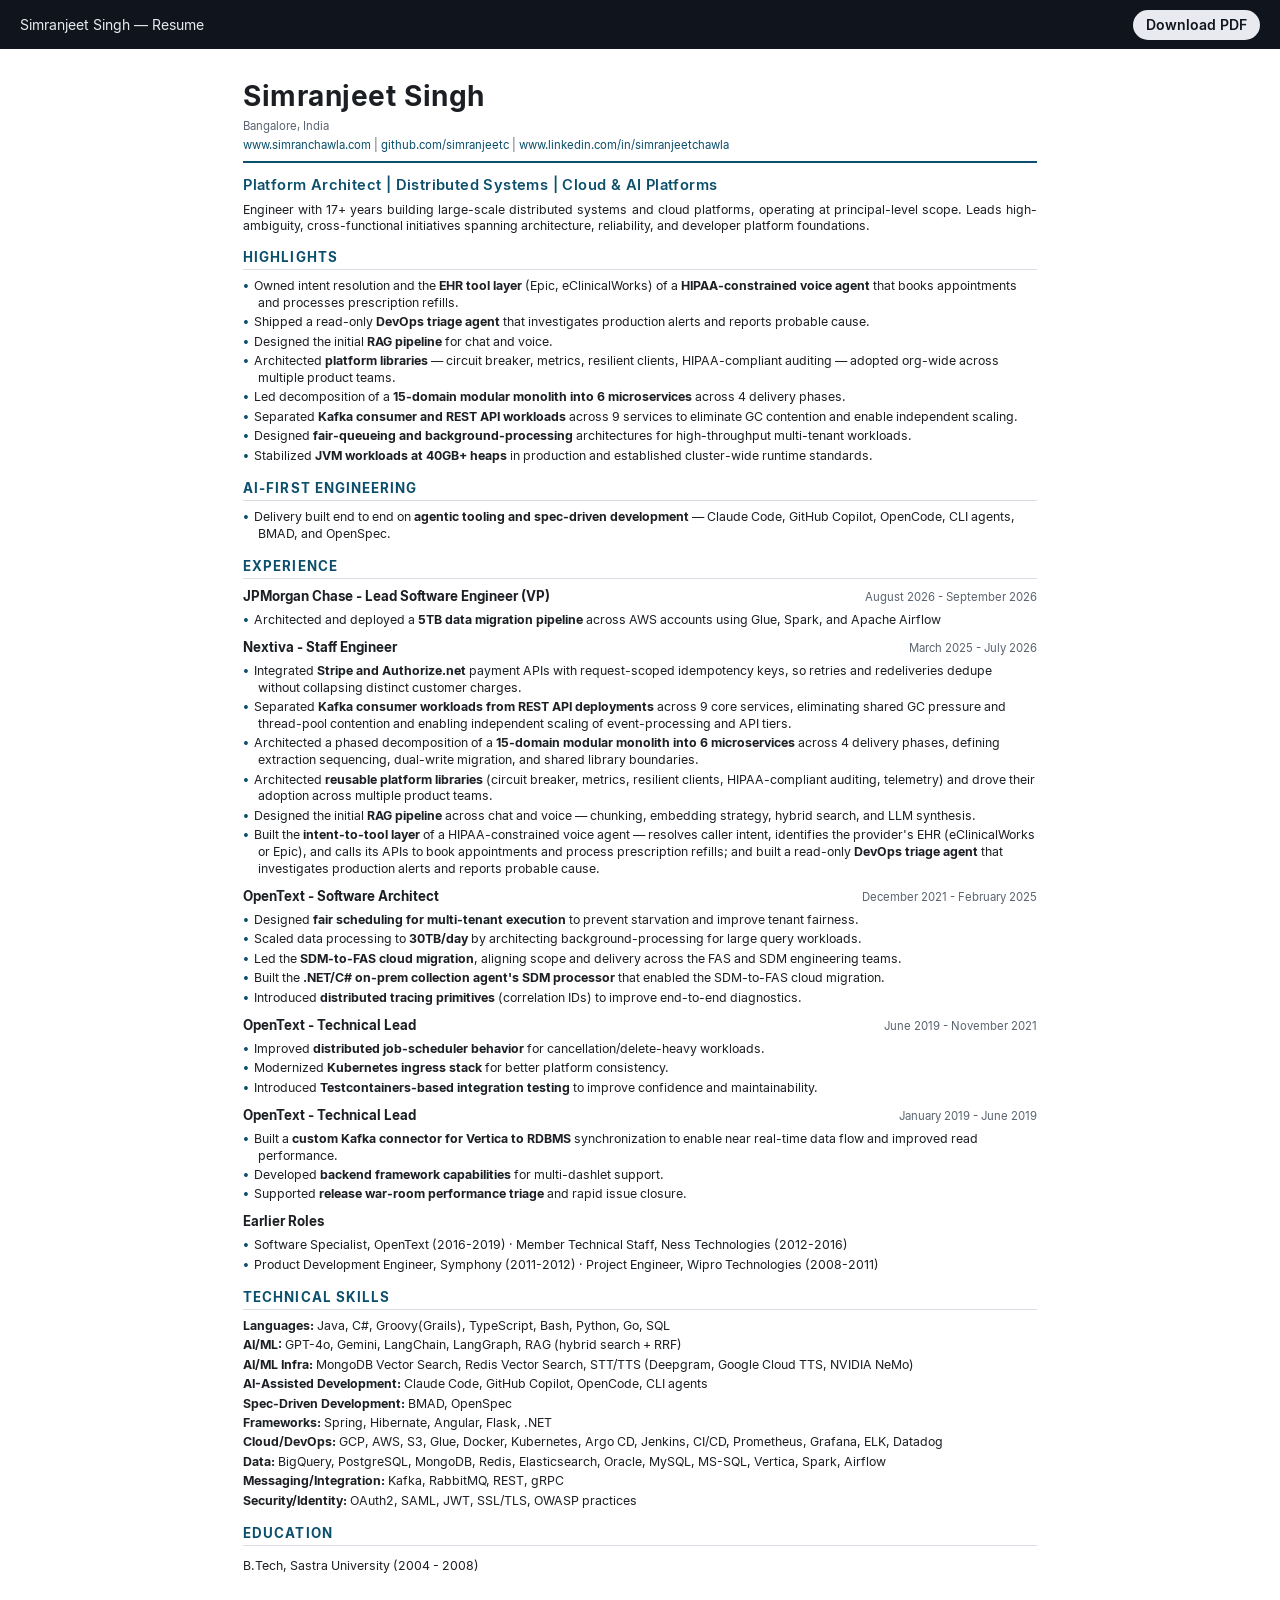
<file: index.html>
<!doctype html>
<html lang="en">
<head>
<meta charset="utf-8">
<title>Simranjeet Singh — Resume</title>
<link rel="stylesheet" href="styles/resume.css">
<style>
  @page { margin: 20mm 22mm 18mm 22mm; }
  body { font-size: 9.25pt; line-height: 1.36; }
  @media screen {
    :root { --gutter: max(24px, calc((100vw - 210mm) / 2)); }
    body { padding: 32px var(--gutter) 48px; overflow-x: clip; }
    .site-bar { margin: -32px calc(-1 * var(--gutter)) 28px; }
  }
</style>
<style>
  body { margin: 0; }
  .site-bar {
    display: flex; align-items: center; justify-content: space-between;
    gap: 1rem; padding: 0.6rem 1.25rem;
    background: #10141c; color: #e8eaf0;
    font-family: Inter, system-ui, -apple-system, sans-serif; font-size: 14px;
  }
  .site-bar .dl {
    color: #10141c; background: #e8eaf0; text-decoration: none;
    padding: 0.35rem 0.8rem; border-radius: 999px; font-weight: 600;
  }
  .site-bar .dl:hover { background: #fff; }
  @media print { .site-bar { display: none; } }
</style>
</head>
<body>
<div class="site-bar">
  <span>Simranjeet Singh &mdash; Resume</span>
  <a class="dl" href="resume.pdf" download>Download PDF</a>
</div>
<header class="resume-header">
  <p class="name">Simranjeet Singh</p>
  <p class="contact">Bangalore, India</p>
  <p class="links"><a href="https://www.simranchawla.com">www.simranchawla.com</a> | <a href="https://github.com/simranjeetc">github.com/simranjeetc</a> | <a href="https://www.linkedin.com/in/simranjeetchawla">www.linkedin.com/in/simranjeetchawla</a></p>
</header>
<p class="tagline">Platform Architect | Distributed Systems | Cloud &amp; AI Platforms</p>
<p class="summary">Engineer with 17+ years building large-scale distributed systems and cloud platforms, operating at principal-level scope. Leads high-ambiguity, cross-functional initiatives spanning architecture, reliability, and developer platform foundations.</p>
<h2>Highlights</h2><ul>  <li>Owned intent resolution and the <strong>EHR tool layer</strong> (Epic, eClinicalWorks) of a <strong>HIPAA-constrained voice agent</strong> that books appointments and processes prescription refills.</li>  <li>Shipped a read-only <strong>DevOps triage agent</strong> that investigates production alerts and reports probable cause.</li>  <li>Designed the initial <strong>RAG pipeline</strong> for chat and voice.</li>  <li>Architected <strong>platform libraries</strong> — circuit breaker, metrics, resilient clients, HIPAA-compliant auditing — adopted org-wide across multiple product teams.</li>  <li>Led decomposition of a <strong>15-domain modular monolith into 6 microservices</strong> across 4 delivery phases.</li>  <li>Separated <strong>Kafka consumer and REST API workloads</strong> across 9 services to eliminate GC contention and enable independent scaling.</li>  <li>Designed <strong>fair-queueing and background-processing</strong> architectures for high-throughput multi-tenant workloads.</li>  <li>Stabilized <strong>JVM workloads at 40GB+ heaps</strong> in production and established cluster-wide runtime standards.</li></ul><h2>AI-First Engineering</h2><ul>  <li>Delivery built end to end on <strong>agentic tooling and spec-driven development</strong> — Claude Code, GitHub Copilot, OpenCode, CLI agents, BMAD, and OpenSpec.</li></ul><h2>Experience</h2><div class="entry"><div class="entry-head"><p class="entry-title">JPMorgan Chase - Lead Software Engineer (VP)</p><p class="entry-meta">August 2026 - September 2026</p></div><ul>  <li>Architected and deployed a <strong>5TB data migration pipeline</strong> across AWS accounts using Glue, Spark, and Apache Airflow</li></ul></div><div class="entry"><div class="entry-head"><p class="entry-title">Nextiva - Staff Engineer</p><p class="entry-meta">March 2025 - July 2026</p></div><ul>  <li>Integrated <strong>Stripe and Authorize.net</strong> payment APIs with request-scoped idempotency keys, so retries and redeliveries dedupe without collapsing distinct customer charges.</li>  <li>Separated <strong>Kafka consumer workloads from REST API deployments</strong> across 9 core services, eliminating shared GC pressure and thread-pool contention and enabling independent scaling of event-processing and API tiers.</li>  <li>Architected a phased decomposition of a <strong>15-domain modular monolith into 6 microservices</strong> across 4 delivery phases, defining extraction sequencing, dual-write migration, and shared library boundaries.</li>  <li>Architected <strong>reusable platform libraries</strong> (circuit breaker, metrics, resilient clients, HIPAA-compliant auditing, telemetry) and drove their adoption across multiple product teams.</li>  <li>Designed the initial <strong>RAG pipeline</strong> across chat and voice — chunking, embedding strategy, hybrid search, and LLM synthesis.</li>  <li>Built the <strong>intent-to-tool layer</strong> of a HIPAA-constrained voice agent — resolves caller intent, identifies the provider's EHR (eClinicalWorks or Epic), and calls its APIs to book appointments and process prescription refills; and built a read-only <strong>DevOps triage agent</strong> that investigates production alerts and reports probable cause.</li></ul></div><div class="entry"><div class="entry-head"><p class="entry-title">OpenText - Software Architect</p><p class="entry-meta">December 2021 - February 2025</p></div><ul>  <li>Designed <strong>fair scheduling for multi-tenant execution</strong> to prevent starvation and improve tenant fairness.</li>  <li>Scaled data processing to <strong>30TB/day</strong> by architecting background-processing for large query workloads.</li>  <li>Led the <strong>SDM-to-FAS cloud migration</strong>, aligning scope and delivery across the FAS and SDM engineering teams.</li>  <li>Built the <strong>.NET/C# on-prem collection agent's SDM processor</strong> that enabled the SDM-to-FAS cloud migration.</li>  <li>Introduced <strong>distributed tracing primitives</strong> (correlation IDs) to improve end-to-end diagnostics.</li></ul></div><div class="entry"><div class="entry-head"><p class="entry-title">OpenText - Technical Lead</p><p class="entry-meta">June 2019 - November 2021</p></div><ul>  <li>Improved <strong>distributed job-scheduler behavior</strong> for cancellation/delete-heavy workloads.</li>  <li>Modernized <strong>Kubernetes ingress stack</strong> for better platform consistency.</li>  <li>Introduced <strong>Testcontainers-based integration testing</strong> to improve confidence and maintainability.</li></ul></div><div class="entry"><div class="entry-head"><p class="entry-title">OpenText - Technical Lead</p><p class="entry-meta">January 2019 - June 2019</p></div><ul>  <li>Built a <strong>custom Kafka connector for Vertica to RDBMS</strong> synchronization to enable near real-time data flow and improved read performance.</li>  <li>Developed <strong>backend framework capabilities</strong> for multi-dashlet support.</li>  <li>Supported <strong>release war-room performance triage</strong> and rapid issue closure.</li></ul></div><div class="entry"><div class="entry-head"><p class="entry-title">Earlier Roles</p></div><ul>  <li>Software Specialist, OpenText (2016-2019) · Member Technical Staff, Ness Technologies (2012-2016)</li>  <li>Product Development Engineer, Symphony (2011-2012) · Project Engineer, Wipro Technologies (2008-2011)</li></ul></div><h2>Technical Skills</h2><p class="skill"><strong>Languages:</strong> Java, C#, Groovy(Grails), TypeScript, Bash, Python, Go, SQL</p><p class="skill"><strong>AI/ML:</strong> GPT-4o, Gemini, LangChain, LangGraph, RAG (hybrid search + RRF)</p><p class="skill"><strong>AI/ML Infra:</strong> MongoDB Vector Search, Redis Vector Search, STT/TTS (Deepgram, Google Cloud TTS, NVIDIA NeMo)</p><p class="skill"><strong>AI-Assisted Development:</strong> Claude Code, GitHub Copilot, OpenCode, CLI agents</p><p class="skill"><strong>Spec-Driven Development:</strong> BMAD, OpenSpec</p><p class="skill"><strong>Frameworks:</strong> Spring, Hibernate, Angular, Flask, .NET</p><p class="skill"><strong>Cloud/DevOps:</strong> GCP, AWS, S3, Glue, Docker, Kubernetes, Argo CD, Jenkins, CI/CD, Prometheus, Grafana, ELK, Datadog</p><p class="skill"><strong>Data:</strong> BigQuery, PostgreSQL, MongoDB, Redis, Elasticsearch, Oracle, MySQL, MS-SQL, Vertica, Spark, Airflow</p><p class="skill"><strong>Messaging/Integration:</strong> Kafka, RabbitMQ, REST, gRPC</p><p class="skill"><strong>Security/Identity:</strong> OAuth2, SAML, JWT, SSL/TLS, OWASP practices</p><h2>Education</h2><p>B.Tech, Sastra University (2004 - 2008)</p>
</body>
</html>
</file>
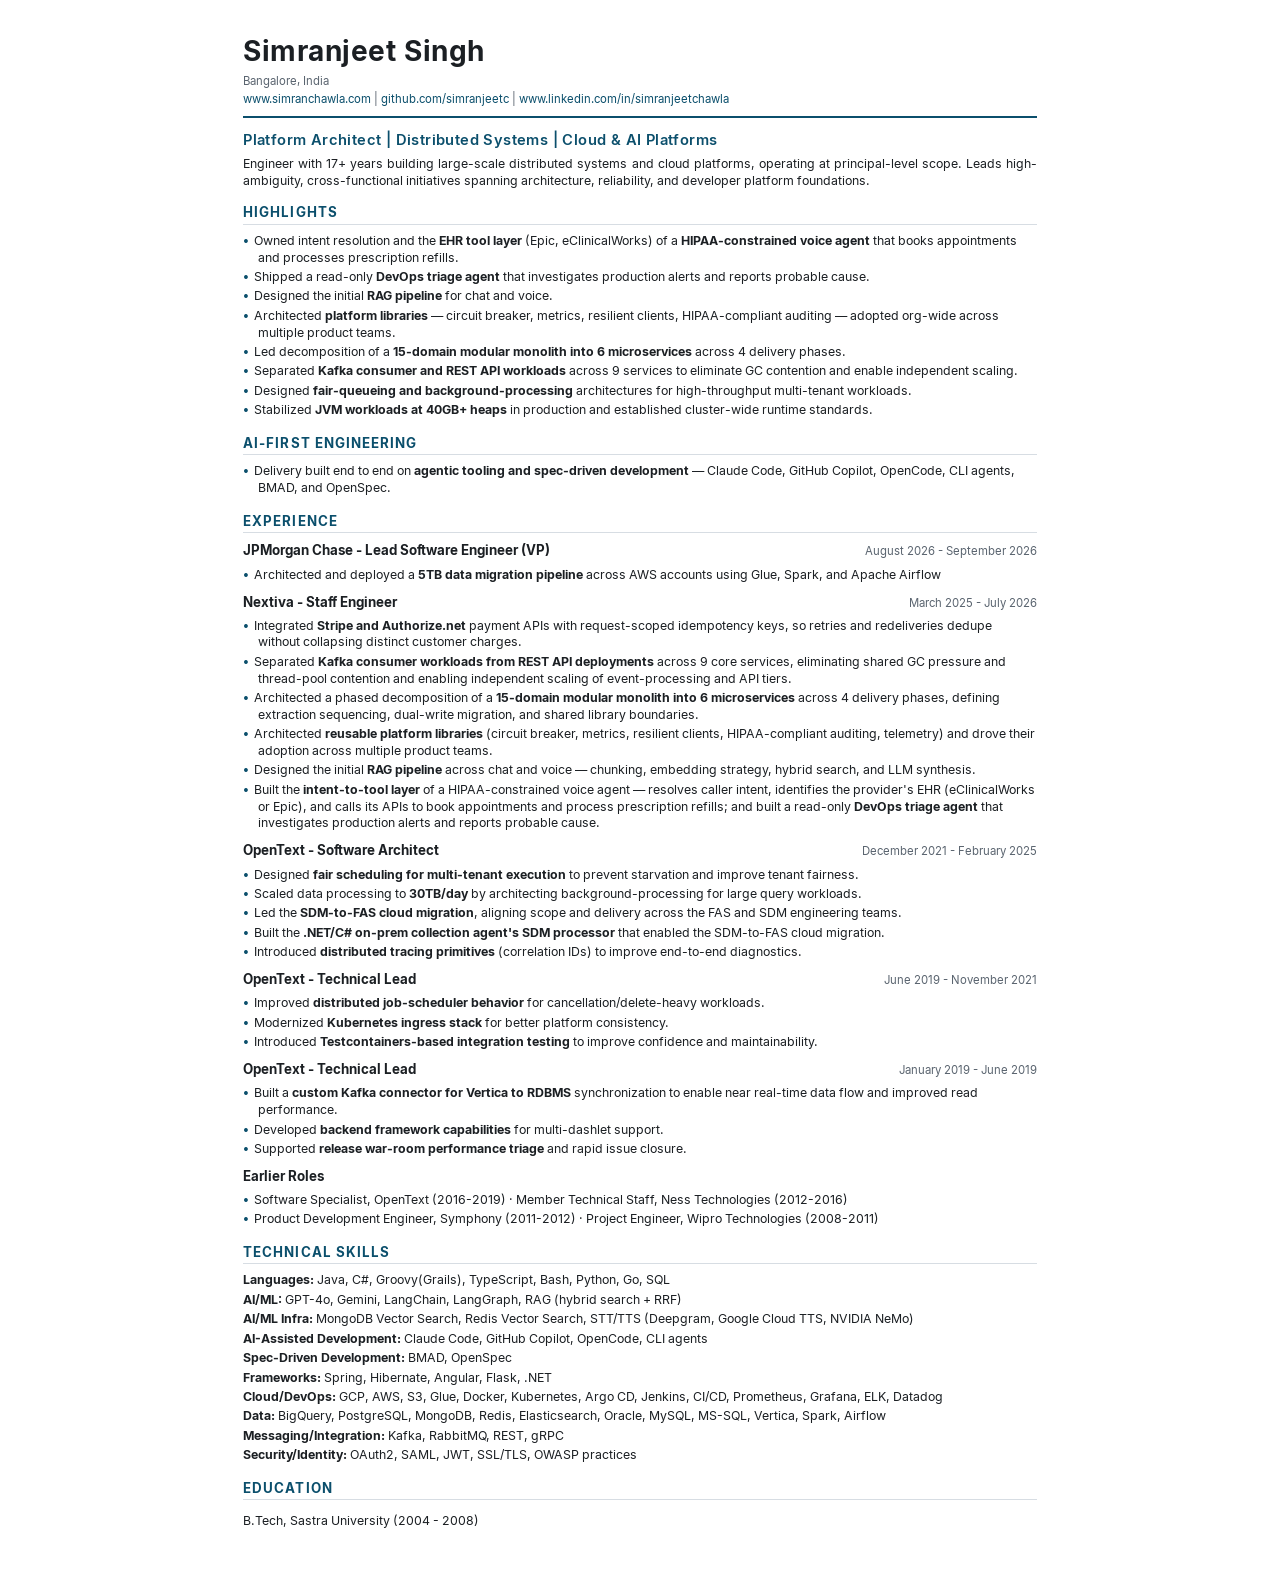
<file: resume.html>
<!doctype html>
<html lang="en">
<head>
<meta charset="utf-8">
<title>Simranjeet Singh — Resume</title>
<link rel="stylesheet" href="styles/resume.css">
<style>
  @page { margin: 20mm 22mm 18mm 22mm; }
  body { font-size: 9.25pt; line-height: 1.36; }
  @media screen {
    :root { --gutter: max(24px, calc((100vw - 210mm) / 2)); }
    body { padding: 32px var(--gutter) 48px; overflow-x: clip; }
    .site-bar { margin: -32px calc(-1 * var(--gutter)) 28px; }
  }
</style>
</head>
<body>
<header class="resume-header">
  <p class="name">Simranjeet Singh</p>
  <p class="contact">Bangalore, India</p>
  <p class="links"><a href="https://www.simranchawla.com">www.simranchawla.com</a> | <a href="https://github.com/simranjeetc">github.com/simranjeetc</a> | <a href="https://www.linkedin.com/in/simranjeetchawla">www.linkedin.com/in/simranjeetchawla</a></p>
</header>
<p class="tagline">Platform Architect | Distributed Systems | Cloud &amp; AI Platforms</p>
<p class="summary">Engineer with 17+ years building large-scale distributed systems and cloud platforms, operating at principal-level scope. Leads high-ambiguity, cross-functional initiatives spanning architecture, reliability, and developer platform foundations.</p>
<h2>Highlights</h2><ul>  <li>Owned intent resolution and the <strong>EHR tool layer</strong> (Epic, eClinicalWorks) of a <strong>HIPAA-constrained voice agent</strong> that books appointments and processes prescription refills.</li>  <li>Shipped a read-only <strong>DevOps triage agent</strong> that investigates production alerts and reports probable cause.</li>  <li>Designed the initial <strong>RAG pipeline</strong> for chat and voice.</li>  <li>Architected <strong>platform libraries</strong> — circuit breaker, metrics, resilient clients, HIPAA-compliant auditing — adopted org-wide across multiple product teams.</li>  <li>Led decomposition of a <strong>15-domain modular monolith into 6 microservices</strong> across 4 delivery phases.</li>  <li>Separated <strong>Kafka consumer and REST API workloads</strong> across 9 services to eliminate GC contention and enable independent scaling.</li>  <li>Designed <strong>fair-queueing and background-processing</strong> architectures for high-throughput multi-tenant workloads.</li>  <li>Stabilized <strong>JVM workloads at 40GB+ heaps</strong> in production and established cluster-wide runtime standards.</li></ul><h2>AI-First Engineering</h2><ul>  <li>Delivery built end to end on <strong>agentic tooling and spec-driven development</strong> — Claude Code, GitHub Copilot, OpenCode, CLI agents, BMAD, and OpenSpec.</li></ul><h2>Experience</h2><div class="entry"><div class="entry-head"><p class="entry-title">JPMorgan Chase - Lead Software Engineer (VP)</p><p class="entry-meta">August 2026 - September 2026</p></div><ul>  <li>Architected and deployed a <strong>5TB data migration pipeline</strong> across AWS accounts using Glue, Spark, and Apache Airflow</li></ul></div><div class="entry"><div class="entry-head"><p class="entry-title">Nextiva - Staff Engineer</p><p class="entry-meta">March 2025 - July 2026</p></div><ul>  <li>Integrated <strong>Stripe and Authorize.net</strong> payment APIs with request-scoped idempotency keys, so retries and redeliveries dedupe without collapsing distinct customer charges.</li>  <li>Separated <strong>Kafka consumer workloads from REST API deployments</strong> across 9 core services, eliminating shared GC pressure and thread-pool contention and enabling independent scaling of event-processing and API tiers.</li>  <li>Architected a phased decomposition of a <strong>15-domain modular monolith into 6 microservices</strong> across 4 delivery phases, defining extraction sequencing, dual-write migration, and shared library boundaries.</li>  <li>Architected <strong>reusable platform libraries</strong> (circuit breaker, metrics, resilient clients, HIPAA-compliant auditing, telemetry) and drove their adoption across multiple product teams.</li>  <li>Designed the initial <strong>RAG pipeline</strong> across chat and voice — chunking, embedding strategy, hybrid search, and LLM synthesis.</li>  <li>Built the <strong>intent-to-tool layer</strong> of a HIPAA-constrained voice agent — resolves caller intent, identifies the provider's EHR (eClinicalWorks or Epic), and calls its APIs to book appointments and process prescription refills; and built a read-only <strong>DevOps triage agent</strong> that investigates production alerts and reports probable cause.</li></ul></div><div class="entry"><div class="entry-head"><p class="entry-title">OpenText - Software Architect</p><p class="entry-meta">December 2021 - February 2025</p></div><ul>  <li>Designed <strong>fair scheduling for multi-tenant execution</strong> to prevent starvation and improve tenant fairness.</li>  <li>Scaled data processing to <strong>30TB/day</strong> by architecting background-processing for large query workloads.</li>  <li>Led the <strong>SDM-to-FAS cloud migration</strong>, aligning scope and delivery across the FAS and SDM engineering teams.</li>  <li>Built the <strong>.NET/C# on-prem collection agent's SDM processor</strong> that enabled the SDM-to-FAS cloud migration.</li>  <li>Introduced <strong>distributed tracing primitives</strong> (correlation IDs) to improve end-to-end diagnostics.</li></ul></div><div class="entry"><div class="entry-head"><p class="entry-title">OpenText - Technical Lead</p><p class="entry-meta">June 2019 - November 2021</p></div><ul>  <li>Improved <strong>distributed job-scheduler behavior</strong> for cancellation/delete-heavy workloads.</li>  <li>Modernized <strong>Kubernetes ingress stack</strong> for better platform consistency.</li>  <li>Introduced <strong>Testcontainers-based integration testing</strong> to improve confidence and maintainability.</li></ul></div><div class="entry"><div class="entry-head"><p class="entry-title">OpenText - Technical Lead</p><p class="entry-meta">January 2019 - June 2019</p></div><ul>  <li>Built a <strong>custom Kafka connector for Vertica to RDBMS</strong> synchronization to enable near real-time data flow and improved read performance.</li>  <li>Developed <strong>backend framework capabilities</strong> for multi-dashlet support.</li>  <li>Supported <strong>release war-room performance triage</strong> and rapid issue closure.</li></ul></div><div class="entry"><div class="entry-head"><p class="entry-title">Earlier Roles</p></div><ul>  <li>Software Specialist, OpenText (2016-2019) · Member Technical Staff, Ness Technologies (2012-2016)</li>  <li>Product Development Engineer, Symphony (2011-2012) · Project Engineer, Wipro Technologies (2008-2011)</li></ul></div><h2>Technical Skills</h2><p class="skill"><strong>Languages:</strong> Java, C#, Groovy(Grails), TypeScript, Bash, Python, Go, SQL</p><p class="skill"><strong>AI/ML:</strong> GPT-4o, Gemini, LangChain, LangGraph, RAG (hybrid search + RRF)</p><p class="skill"><strong>AI/ML Infra:</strong> MongoDB Vector Search, Redis Vector Search, STT/TTS (Deepgram, Google Cloud TTS, NVIDIA NeMo)</p><p class="skill"><strong>AI-Assisted Development:</strong> Claude Code, GitHub Copilot, OpenCode, CLI agents</p><p class="skill"><strong>Spec-Driven Development:</strong> BMAD, OpenSpec</p><p class="skill"><strong>Frameworks:</strong> Spring, Hibernate, Angular, Flask, .NET</p><p class="skill"><strong>Cloud/DevOps:</strong> GCP, AWS, S3, Glue, Docker, Kubernetes, Argo CD, Jenkins, CI/CD, Prometheus, Grafana, ELK, Datadog</p><p class="skill"><strong>Data:</strong> BigQuery, PostgreSQL, MongoDB, Redis, Elasticsearch, Oracle, MySQL, MS-SQL, Vertica, Spark, Airflow</p><p class="skill"><strong>Messaging/Integration:</strong> Kafka, RabbitMQ, REST, gRPC</p><p class="skill"><strong>Security/Identity:</strong> OAuth2, SAML, JWT, SSL/TLS, OWASP practices</p><h2>Education</h2><p>B.Tech, Sastra University (2004 - 2008)</p>
</body>
</html>
</file>
<file: styles/resume.css>
/* Resume stylesheet — HTML -> PDF via WeasyPrint.
 *
 * Content lives in src/master.md + src/variants/<slug>.md. Edit layout here only.
 *
 * ATS rules are load-bearing — do not break them:
 *   - single column, no CSS columns
 *   - no tables, no background images, no icon fonts
 *   - all text is real text (never rasterised)
 *   - bullets use U+2022, which every parser understands
 *   - section order and headings come from the markdown, not from CSS
 */

/* ---------- bundled font (Inter, OFL — see fonts/LICENSE-Inter.txt) --------
 * Must be .ttf/.otf: WeasyPrint renders through fontconfig, which does not
 * load .woff2 and would fall back silently. */

@font-face {
  font-family: "Inter";
  font-style: normal;
  font-weight: 400;
  src: url("fonts/Inter-Regular.ttf") format("truetype");
}
@font-face {
  font-family: "Inter";
  font-style: italic;
  font-weight: 400;
  src: url("fonts/Inter-Italic.ttf") format("truetype");
}
@font-face {
  font-family: "Inter";
  font-style: normal;
  font-weight: 600;
  src: url("fonts/Inter-SemiBold.ttf") format("truetype");
}
@font-face {
  font-family: "Inter";
  font-style: normal;
  font-weight: 700;
  src: url("fonts/Inter-Bold.ttf") format("truetype");
}

:root {
  --accent: #0b4f6c;
  --ink: #1b1f23;
  --muted: #5b6570;
  --rule: #d7dde3;
}

@page {
  size: A4;
  margin: 13mm 15mm 14mm 15mm;

  /* WeasyPrint-only running footer. Variants set `footer: false` to drop it
     (the text lands mid-stream in extracted text on multi-page resumes). */
  @bottom-center {
    content: "Page " counter(page) " of " counter(pages);
    font-size: 7pt;
    color: #9aa0a6;
  }
}

* { box-sizing: border-box; }

html {
  font-family: "Inter", "Helvetica Neue", Helvetica, Arial, sans-serif;
}

body {
  margin: 0;
  color: var(--ink);
  font-size: 9.5pt;
  line-height: 1.38;
}

/* ---------- header ---------- */

.resume-header {
  border-bottom: 2pt solid var(--accent);
  padding-bottom: 6pt;
  margin-bottom: 10pt;
}

.name {
  margin: 0 0 3pt;
  font-size: 21pt;
  font-weight: 700;
  letter-spacing: 0.4pt;
}

.contact,
.links {
  margin: 0;
  font-size: 8.5pt;
  color: var(--muted);
}

.links { margin-top: 2pt; }
.contact a { color: var(--muted); text-decoration: none; }
.links a { color: var(--accent); text-decoration: none; }

/* ---------- tagline + summary ---------- */

.tagline {
  margin: 0 0 4pt;
  font-size: 11pt;
  font-weight: 600;
  color: var(--accent);
  letter-spacing: 0.3pt;
}

.summary {
  margin: 0 0 10pt;
  text-align: justify;
}

/* ---------- sections ---------- */

h2 {
  margin: 11pt 0 6pt;
  padding-bottom: 2pt;
  font-size: 10pt;
  font-weight: 700;
  text-transform: uppercase;
  letter-spacing: 0.8pt;
  color: var(--accent);
  border-bottom: 0.6pt solid var(--rule);
  break-after: avoid;
}

.summary + h2 { margin-top: 2pt; }

/* ---------- entries ---------- */

.entry {
  margin: 0 0 7pt;
}

/* No floats: floated boxes are painted before in-flow content in the PDF text
   stream, which reorders what an ATS extracts. `display: table` keeps the
   title/date on one line while preserving title-then-date reading order. */
.entry-head {
  display: table;
  width: 100%;
  break-after: avoid;
}

.entry-title {
  display: table-cell;
  margin: 0;
  font-size: 10pt;
  font-weight: 700;
}

.entry-meta {
  display: table-cell;
  margin: 0;
  padding-left: 8pt;
  text-align: right;
  font-size: 8.5pt;
  color: var(--muted);
  white-space: nowrap;
}

/* ---------- bullets ---------- */

ul {
  margin: 5pt 0 0;
  padding: 0;
  list-style: none;
}

h2 + ul { margin-top: 3pt; }

li {
  padding-left: 11pt;
  text-indent: -11pt;
  margin: 0 0 2pt;
  orphans: 2;
  widows: 2;
}

li::before {
  content: "\2022"; /* U+2022 BULLET — ATS-safe */
  margin-right: 4pt;
  color: var(--accent);
  font-weight: 700;
}

/* ---------- skill lines ---------- */

.skill {
  margin: 0 0 2pt;
  padding-left: 11pt;
  text-indent: -11pt;
}

.skill strong { font-weight: 700; }
</file>
